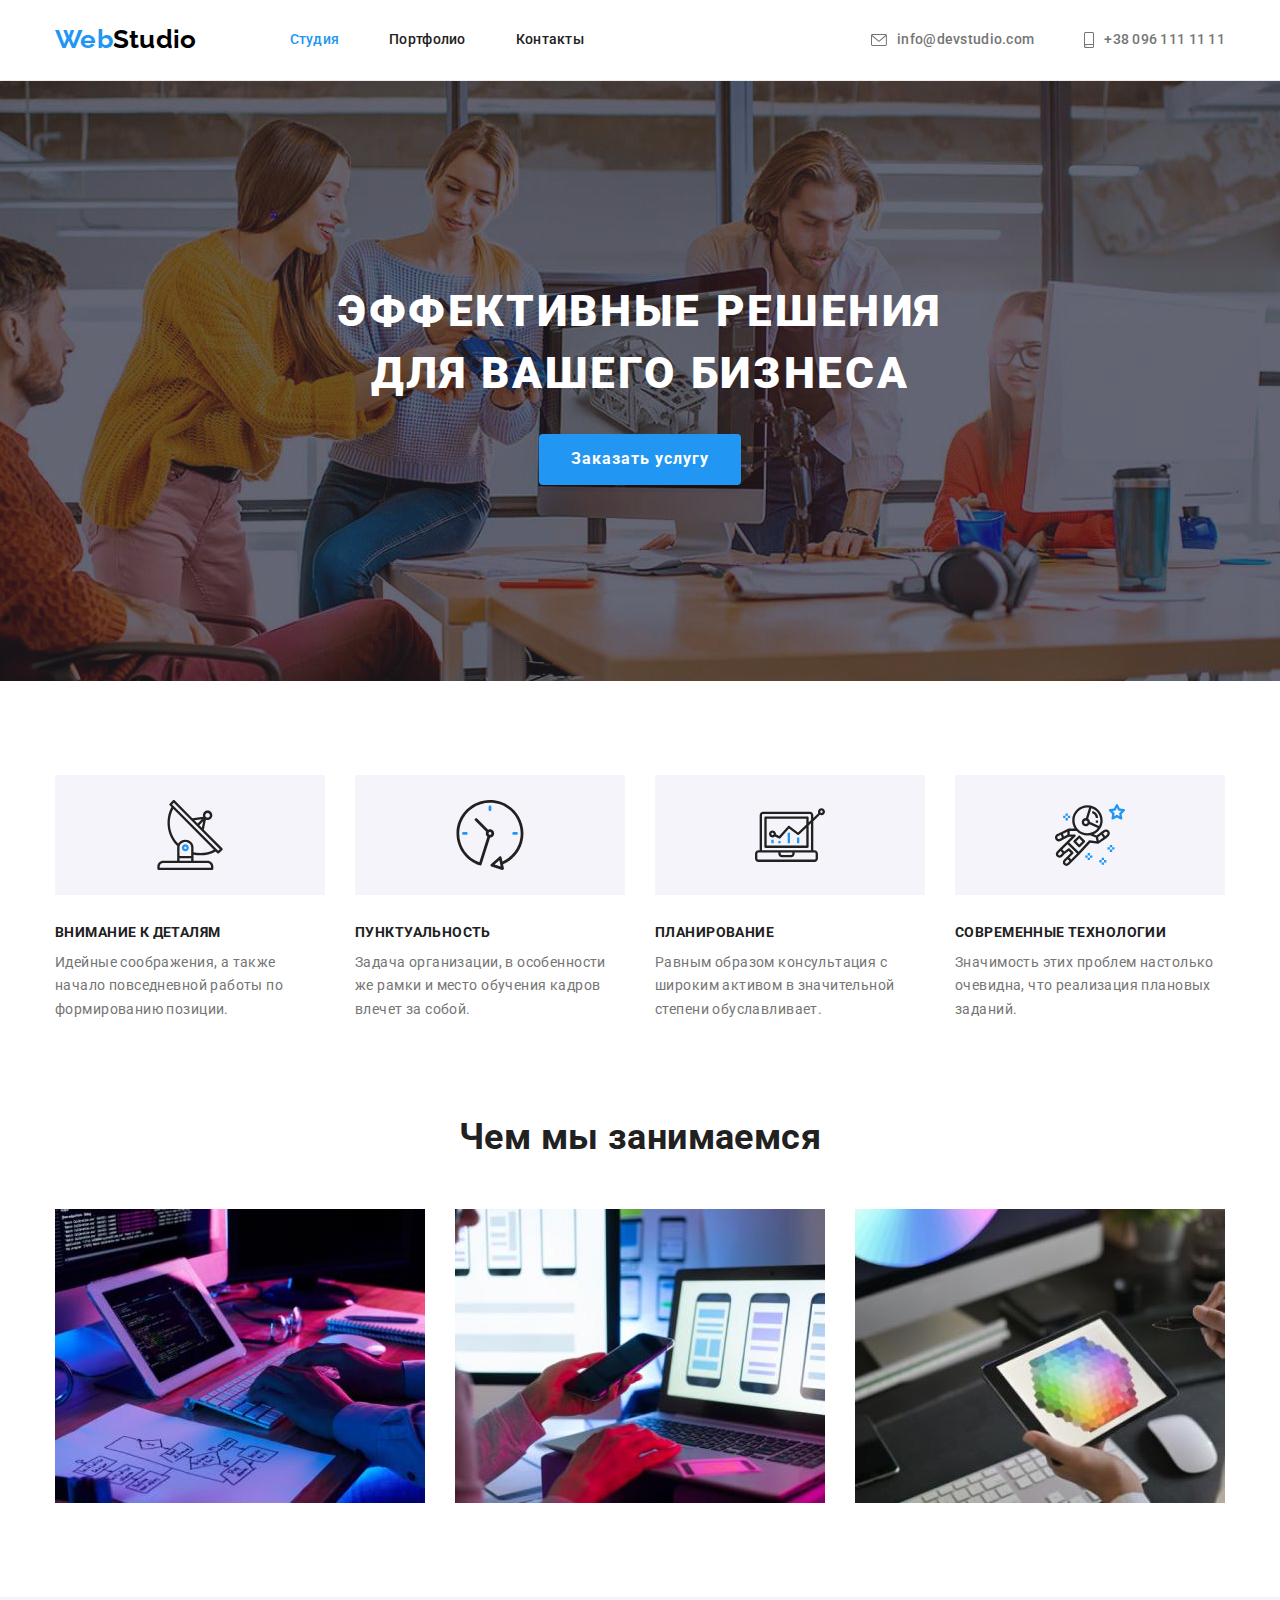
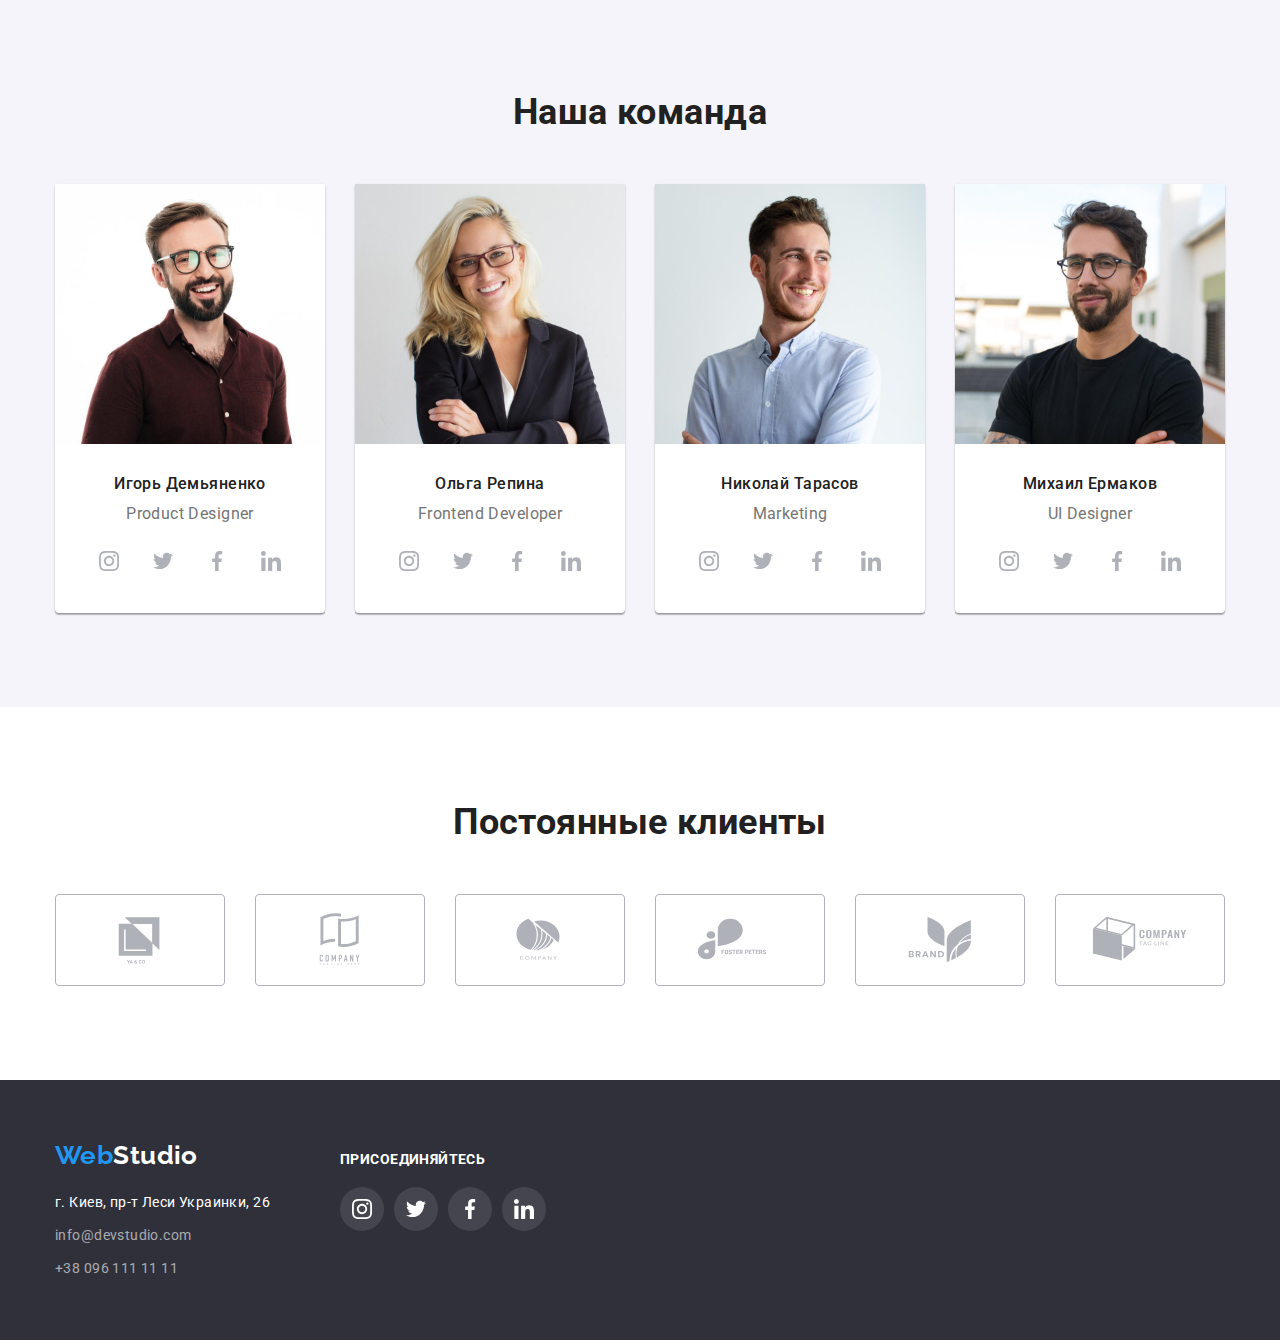
<file: index.html>
<!DOCTYPE html>
<html lang="ru">

<head>
  <meta charset="UTF-8" />
  <meta http-equiv="X-UA-Compatible" content="IE=edge" />
  <meta name="viewport" content="width=device-width, initial-scale=1.0" />
  <title>WebStudio</title>
  <link rel="stylesheet" href="https://cdnjs.cloudflare.com/ajax/libs/modern-normalize/1.1.0/modern-normalize.min.css">
  <link rel="preconnect" href="https://fonts.googleapis.com">
  <link rel="preconnect" href="https://fonts.gstatic.com" crossorigin>
  <link href="https://fonts.googleapis.com/css2?family=Raleway:wght@700&family=Roboto:wght@400;500;700;900&display=swap"
    rel="stylesheet">
  <link rel="stylesheet" href="./css/styles.css">
</head>

<body>
  <header class="header">
    <div class="container">
      <nav class="nav">
        <a class="logo-text" href="./index.html"><span class="logo-text-accent">Web</span>Studio</a>
        <ul class="nav-list list">
          <li class="nav-item current"><a class="nav-link" href="">Студия</a></li>
          <li class="nav-item"><a class="nav-link" href="./portfolio.html">Портфолио</a></li>
          <li class="nav-item"><a class="nav-link" href="">Контакты</a></li>
        </ul>
      </nav>
      <ul class="header-list list">
        <li class="header-item">

          <a class="header-link" href="mailto:info@devstudio.com">
            <svg width="16" height="12" class="header-link-icon">
              <use href="./images/sprite.svg#icon-envelope"></use>
            </svg>
            info@devstudio.com
          </a>
        </li>
        <li class="header-item">
          <a class="header-link" href="tel:+380961111111">
            <svg width="10" height="16" class="header-link-icon">
              <use href="./images/sprite.svg#icon-smartphone"></use>
            </svg>
            +38 096 111 11 11
          </a>
        </li>
      </ul>
    </div>
  </header>

  <main>
    <section class="solution section">
      <div class="container">
        <h1 class="solution-title">Эффективные решения <br> для вашего бизнеса</h1>
        <button type="button" class="solution-button">Заказать услугу</button>
      </div>
    </section>

    <section class="peculiarities section">
      <div class="container">
        <h2 class="peculiarities-title section-title visually-hidden">Особенности</h2>
        <ul class="peculiarities-list list">
          <li class="peculiarities-item">
            <div class="peculiariteies-svg">
              <svg width="70" height="70">
                <use href="./images/sprite.svg#icon-antenna"></use>
              </svg>
            </div>
            <h3 class="peculiarities-item-title">Внимание к деталям</h3>
            <p class="peculiarities-item-text">Идейные соображения, а также начало повседневной работы по формированию
              позиции.</p>
          </li>
          <li class="peculiarities-item">
            <div class="peculiariteies-svg">
              <svg width="70" height="70">
                <use href="./images/sprite.svg#icon-clock"></use>
              </svg>
            </div>
            <h3 class="peculiarities-item-title">Пунктуальность</h3>
            <p class="peculiarities-item-text">Задача организации, в особенности же рамки и место обучения кадров влечет
              за собой.</p>
          </li>
          <li class="peculiarities-item">
            <div class="peculiariteies-svg">
              <svg width="70" height="70">
                <use href="./images/sprite.svg#icon-diagram"></use>
              </svg>
            </div>
            <h3 class="peculiarities-item-title">Планирование</h3>
            <p class="peculiarities-item-text">Равным образом консультация с широким активом в значительной степени
              обуславливает.</p>
          </li>
          <li class="peculiarities-item">
            <div class="peculiariteies-svg">
              <svg width="70" height="70">
                <use href="./images/sprite.svg#icon-astronaut"></use>
              </svg>
            </div>
            <h3 class="peculiarities-item-title">Современные технологии</h3>
            <p class="peculiarities-item-text">Значимость этих проблем настолько очевидна, что реализация плановых
              заданий.</p>
          </li>
        </ul>
      </div>
    </section>

    <section class="we-doing section">
      <div class="container">
        <h2 class="we-doing-title section-title">Чем мы занимаемся</h2>
        <ul class="we-doing-list list">
          <li class="we-doing-item">
            <img src="./images/img1.jpg" alt="программист крупным планом работает за своим столом в офисе" width="370"
              class="we-doing-img">
          </li>
          <li class="we-doing-item">
            <img src="./images/img2.jpg"
              alt="веб-дизайнер пользовательского интерфейса разрабатывает приложения для смартфонов" width="370"
              class="we-doing-img">
          </li>
          <li class="we-doing-item">
            <img src="./images/img3.jpg" alt="веб-дизайнер с рабочим графическим планшетом выбора цвета" width="370"
              class="we-doing-img">
          </li>
        </ul>
      </div>
    </section>

    <section class="team section">
      <div class="container">
        <h2 class="team-title section-title">Наша команда</h2>
        <ul class="team-list list">
          <li class="team-item">
            <img src="./images/img-team-1.jpg" alt="Игорь Демьяненко - Product Designer" width="270"
              class="team-item-photo">
            <h3 class="team-item-title">Игорь Демьяненко</h3>
            <p class="team-text">Product Designer</p>
            <ul class="team-social-list list">
              <li class="team-social-item">
                <a href="" class="team-social-link">
                  <svg class="team-social-icon">
                    <use href="./images/sprite.svg#icon-instagram"></use>
                  </svg>
                </a>
              </li>
              <li class="team-social-item">
                <a href="" class="team-social-link">
                  <svg class="team-social-icon">
                    <use href="./images/sprite.svg#icon-twitter"></use>
                  </svg>
                </a>
              </li>
              <li class="team-social-item">
                <a href="" class="team-social-link">
                  <svg class="team-social-icon">
                    <use href="./images/sprite.svg#icon-facebook"></use>
                  </svg>
                </a>
              </li>
              <li class="team-social-item">
                <a href="" class="team-social-link">
                  <svg class="team-social-icon">
                    <use href="./images/sprite.svg#icon-linkedin"></use>
                  </svg>
                </a>
              </li>
            </ul>
          </li>
          <li class="team-item">
            <img src="./images/img-team-2.jpg" alt="Ольга Репина - Frontend Developer" width="270"
              class="team-item-photo">
            <h3 class="team-item-title">Ольга Репина</h3>
            <p class="team-text">Frontend Developer</p>
            <ul class="team-social-list list">
              <li class="team-social-item">
                <a href="" class="team-social-link">
                  <svg class="team-social-icon">
                    <use href="./images/sprite.svg#icon-instagram"></use>
                  </svg>
                </a>
              </li>
              <li class="team-social-item">
                <a href="" class="team-social-link">
                  <svg class="team-social-icon">
                    <use href="./images/sprite.svg#icon-twitter"></use>
                  </svg>
                </a>
              </li>
              <li class="team-social-item">
                <a href="" class="team-social-link">
                  <svg class="team-social-icon">
                    <use href="./images/sprite.svg#icon-facebook"></use>
                  </svg>
                </a>
              </li>
              <li class="team-social-item">
                <a href="" class="team-social-link">
                  <svg class="team-social-icon">
                    <use href="./images/sprite.svg#icon-linkedin"></use>
                  </svg>
                </a>
              </li>
            </ul>
          </li>
          <li class="team-item">
            <img src="./images/img-team-3.jpg" alt="Николай Тарасов - Marketing" width="270" class="team-item-photo">
            <h3 class="team-item-title">Николай Тарасов</h3>
            <p class="team-text">Marketing</p>
            <ul class="team-social-list list">
              <li class="team-social-item">
                <a href="" class="team-social-link">
                  <svg class="team-social-icon">
                    <use href="./images/sprite.svg#icon-instagram"></use>
                  </svg>
                </a>
              </li>
              <li class="team-social-item">
                <a href="" class="team-social-link">
                  <svg class="team-social-icon">
                    <use href="./images/sprite.svg#icon-twitter"></use>
                  </svg>
                </a>
              </li>
              <li class="team-social-item">
                <a href="" class="team-social-link">
                  <svg class="team-social-icon">
                    <use href="./images/sprite.svg#icon-facebook"></use>
                  </svg>
                </a>
              </li>
              <li class="team-social-item">
                <a href="" class="team-social-link">
                  <svg class="team-social-icon">
                    <use href="./images/sprite.svg#icon-linkedin"></use>
                  </svg>
                </a>
              </li>
            </ul>
          </li>
          <li class="team-item">
            <img src="./images/img-team-4.jpg" alt="Михаил Ермаков - UI Designer" width="270" class="team-item-photo">
            <h3 class="team-item-title">Михаил Ермаков</h3>
            <p class="team-text">UI Designer</p>
            <ul class="team-social-list list">
              <li class="team-social-item">
                <a href="" class="team-social-link">
                  <svg class="team-social-icon">
                    <use href="./images/sprite.svg#icon-instagram"></use>
                  </svg>
                </a>
              </li>
              <li class="team-social-item">
                <a href="" class="team-social-link">
                  <svg class="team-social-icon">
                    <use href="./images/sprite.svg#icon-twitter"></use>
                  </svg>
                </a>
              </li>
              <li class="team-social-item">
                <a href="" class="team-social-link">
                  <svg class="team-social-icon">
                    <use href="./images/sprite.svg#icon-facebook"></use>
                  </svg>
                </a>
              </li>
              <li class="team-social-item">
                <a href="" class="team-social-link">
                  <svg class="team-social-icon">
                    <use href="./images/sprite.svg#icon-linkedin"></use>
                  </svg>
                </a>
              </li>
            </ul>
          </li>
        </ul>
      </div>
    </section>
    <section class="clients section">
      <div class="container">
        <h2 class="clients-title section-title">Постоянные клиенты</h2>
        <ul class="clients-list list">
          <li class="client-item">
            <a href="" class="client-link">
              <svg class="client-logo">
                <use href="./images/sprite.svg#icon-client-1"></use>
              </svg>
            </a>
          </li>
          <li class="client-item">
            <a href="" class="client-link">
              <svg class="client-logo">
                <use href="./images/sprite.svg#icon-client-2"></use>
              </svg>
            </a>
          </li>
          <li class="client-item">
            <a href="" class="client-link">
              <svg class="client-logo">
                <use href="./images/sprite.svg#icon-client-3"></use>
              </svg>
            </a>
          </li>
          <li class="client-item">
            <a href="" class="client-link">
              <svg class="client-logo">
                <use href="./images/sprite.svg#icon-client-4"></use>
              </svg>
            </a>
          </li>
          <li class="client-item">
            <a href="" class="client-link">
              <svg class="client-logo">
                <use href="./images/sprite.svg#icon-client-5"></use>
              </svg>
            </a>
          </li>

          <li class="client-item">
            <a href="" class="client-link">
              <svg class="client-logo">
                <use href="./images/sprite.svg#icon-client-6"></use>
              </svg>
            </a>
          </li>
        </ul>
      </div>
    </section>
  </main>

  <footer class="footer">
    <div class="container">
      <div class="footer-contacts">
        <a class="logo-text" href="./index.html"><span class="logo-text-accent">Web</span>Studio</a>
        <address class="address">
          <ul class="footer-list list">
            <li class="footer-item">
              <a href="https://goo.gl/maps/rhp73uhcGF5isYVVA" target="_blank" rel="noreferrer noopener nofollow"
                class="footer-link address-location">
                г. Киев, пр-т Леси Украинки, 26</a>
            </li>
            <li class="footer-item"><a href="mailto:info@devstudio.com" class="footer-link">info@devstudio.com</a></li>
            <li class="footer-item"><a href="tel:+380961111111" class="footer-link">+38 096 111 11 11</a></li>
          </ul>
        </address>
      </div>
      <div class="join">
        <p class="join-text">присоединяйтесь</p>
        <ul class="join-social-list list">
          <li class="join-social-item">
            <a href="" class="join-social-link">
              <svg class="join-social-icon">
                <use href="./images/sprite.svg#icon-instagram"></use>
              </svg>
            </a>
          </li>
          <li class="join-social-item">
            <a href="" class="join-social-link">
              <svg class="join-social-icon">
                <use href="./images/sprite.svg#icon-twitter"></use>
              </svg>
            </a>
          </li>
          <li class="join-social-item">
            <a href="" class="join-social-link">
              <svg class="join-social-icon">
                <use href="./images/sprite.svg#icon-facebook"></use>
              </svg>
            </a>
          </li>
          <li class="join-social-item">
            <a href="" class="join-social-link">
              <svg class="join-social-icon">
                <use href="./images/sprite.svg#icon-linkedin"></use>
              </svg>
            </a>
          </li>
        </ul>
      </div>
    </div>
  </footer>
</body>

</html>
</file>
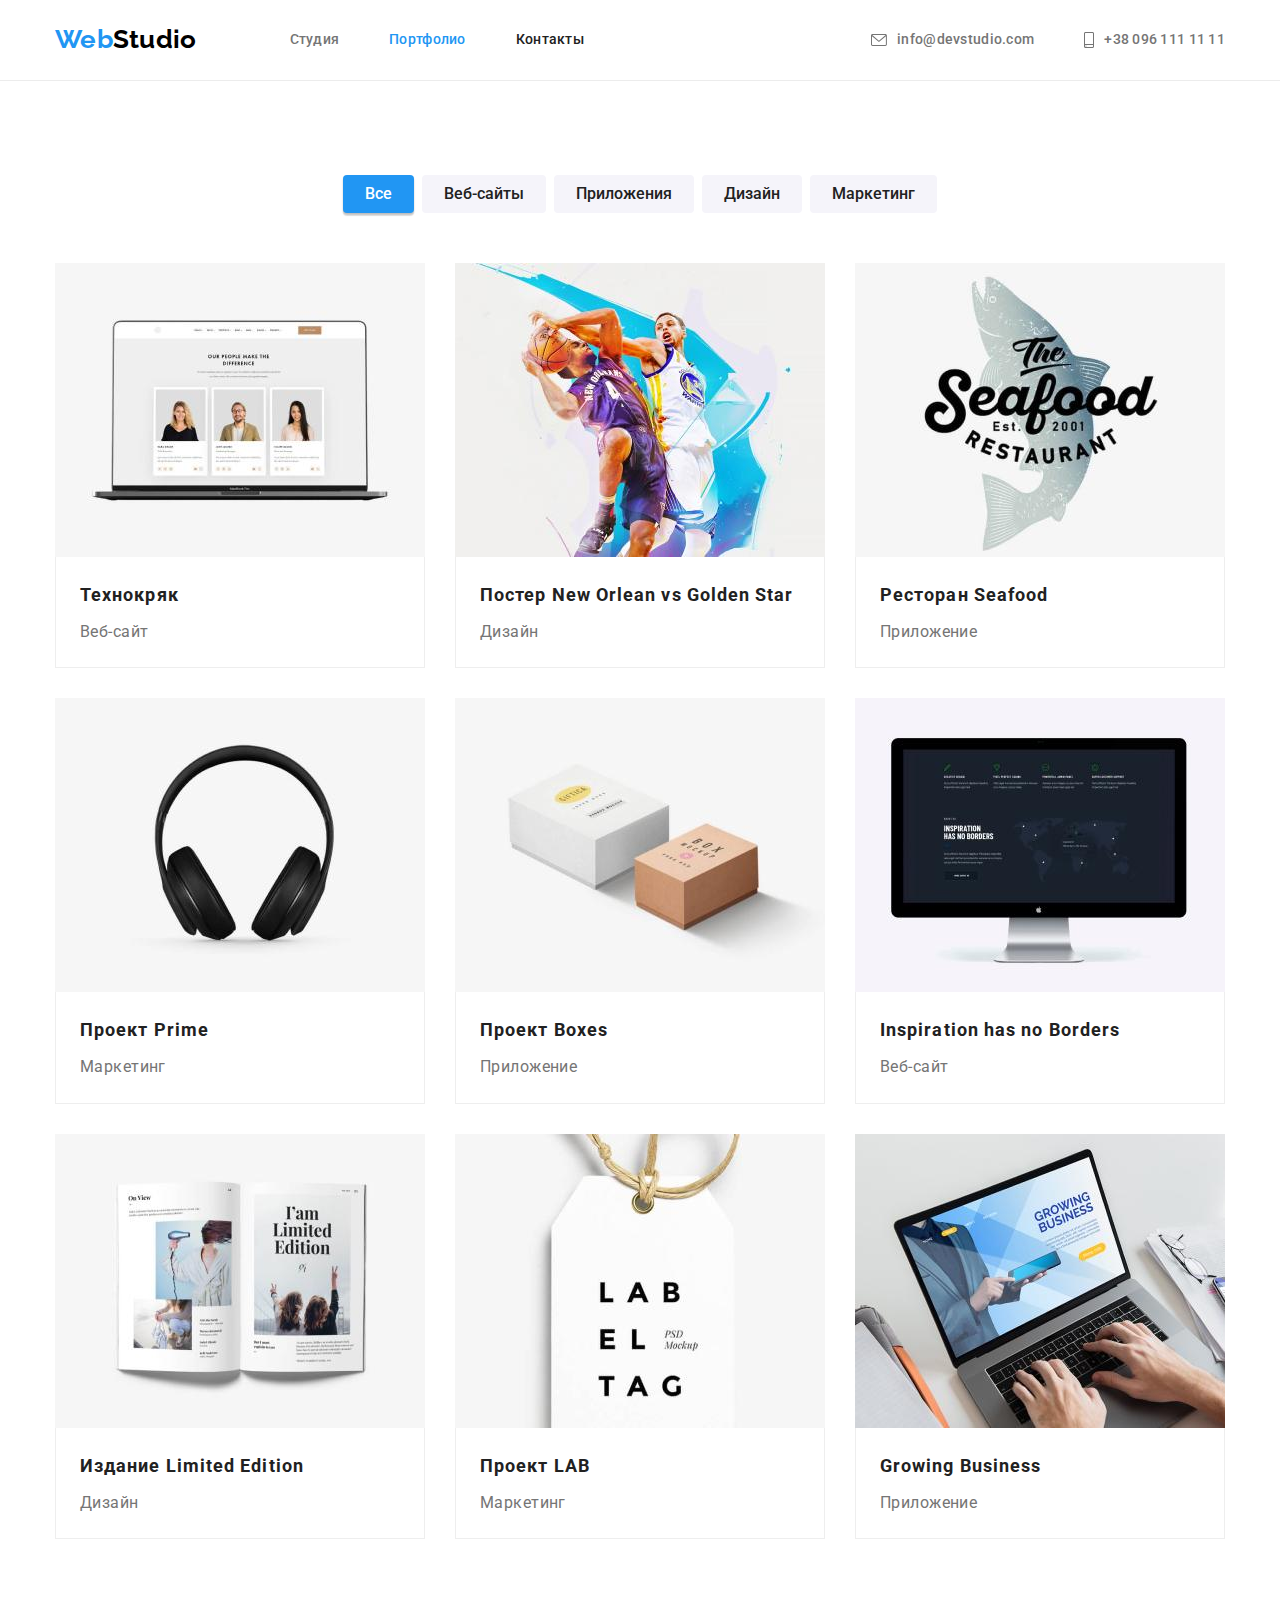
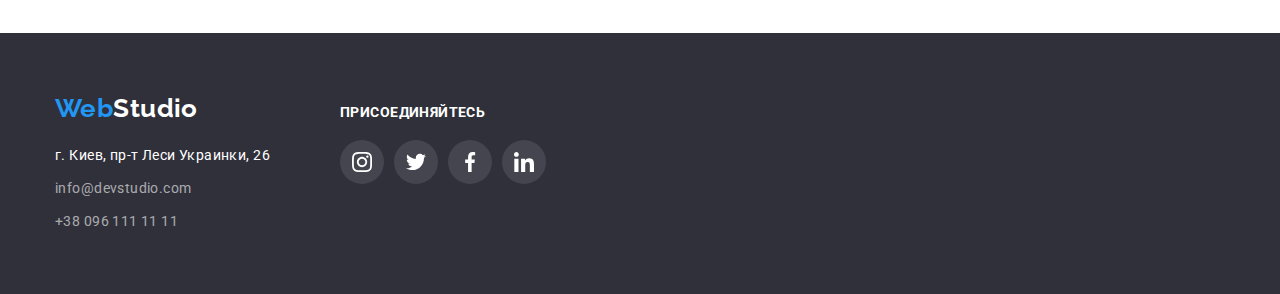
<file: portfolio.html>
<!DOCTYPE html>
<html lang="ru">

<head>
  <meta charset="UTF-8" />
  <meta http-equiv="X-UA-Compatible" content="IE=edge" />
  <meta name="viewport" content="width=device-width, initial-scale=1.0" />
  <title>WebStudio portfolio</title>
  <link rel="stylesheet" href="https://cdnjs.cloudflare.com/ajax/libs/modern-normalize/1.1.0/modern-normalize.min.css">
  <link rel="preconnect" href="https://fonts.googleapis.com">
  <link rel="preconnect" href="https://fonts.gstatic.com" crossorigin>
  <link href="https://fonts.googleapis.com/css2?family=Raleway:wght@700&family=Roboto:wght@400;500;700;900&display=swap"
    rel="stylesheet">
  <link rel="stylesheet" href="./css/styles.css">
</head>

<body>
  <header class="header">
    <div class="container">
      <nav class="nav">
        <a class="logo-text" href="./index.html"><span class="logo-text-accent">Web</span>Studio</a>
        <ul class="nav-list list">
          <li class="nav-item"><a class="nav-link" href="./index.html">Студия</a></li>
          <li class="nav-item current"><a class="nav-link" href="">Портфолио</a></li>
          <li class="nav-item"><a class="nav-link" href="">Контакты</a></li>
        </ul>
      </nav>
      <ul class="header-list list">
        <li class="header-item">

          <a class="header-link" href="mailto:info@devstudio.com">
            <svg width="16" height="12" class="header-link-icon">
              <use href="./images/sprite.svg#icon-envelope"></use>
            </svg>
            info@devstudio.com
          </a>
        </li>
        <li class="header-item">
          <a class="header-link" href="tel:+380961111111">
            <svg width="10" height="16" class="header-link-icon">
              <use href="./images/sprite.svg#icon-smartphone"></use>
            </svg>
            +38 096 111 11 11
          </a>
        </li>
      </ul>
    </div>
  </header>

  <main>
    <section class="portfolio section">
      <div class="container">
        <h1 class="portfilio-title visually-hidden">Портфолио</h1>
        <ul class="projects-filter-list list">
          <li class="projects-filter-item active"><button type="button" class="portfolio-filter-btn">Все</button></li>
          <li class="projects-filter-item"><button type="button" class="portfolio-filter-btn">Веб-сайты</button></li>
          <li class="projects-filter-item"><button type="button" class="portfolio-filter-btn">Приложения</button></li>
          <li class="projects-filter-item"><button type="button" class="portfolio-filter-btn">Дизайн</button></li>
          <li class="projects-filter-item"><button type="button" class="portfolio-filter-btn">Маркетинг</button></li>
        </ul>
        <ul class="projects-list list">
          <li class="project-item">
            <a href="" class="project-link">
              <img src="./images/img-project-01.jpg" alt="Технокряк" width="370" class="project-item-img">
              <div class="project-description">
                <h2 class="project-item-title">Технокряк</h2>
                <p class="project-item-type">Веб-сайт</p>
              </div>
            </a>
          </li>
          <li class="project-item">
            <a href="" class="project-link">
              <img src="./images/img-project-02.jpg" alt="Постер New Orlean vs Golden Star" width="370"
                class="project-item-img">
              <div class="project-description">
                <h2 class="project-item-title">Постер New Orlean vs Golden Star</h2>
                <p class="project-item-type">Дизайн</p>
              </div>
            </a>
          </li>
          <li class="project-item">
            <a href="" class="project-link">
              <img src="./images/img-project-03.jpg" alt="Ресторан Seafood" width="370" class="project-item-img">
              <div class="project-description">
                <h2 class="project-item-title">Ресторан Seafood</h2>
                <p class="project-item-type">Приложение</p>
              </div>
            </a>
          </li>
          <li class="project-item">
            <a href="" class="project-link">
              <img src="./images/img-project-04.jpg" alt="Проект Prime" width="370" class="project-item-img">
              <div class="project-description">
                <h2 class="project-item-title">Проект Prime</h2>
                <p class="project-item-type">Маркетинг</p>
              </div>
            </a>
          </li>
          <li class="project-item">
            <a href="" class="project-link">
              <img src="./images/img-project-05.jpg" alt="Проект Boxes" width="370" class="project-item-img">
              <div class="project-description">
                <h2 class="project-item-title">Проект Boxes</h2>
                <p class="project-item-type">Приложение</p>
              </div>
            </a>
          </li>
          <li class="project-item">
            <a href="" class="project-link">
              <img src="./images/img-project-06.jpg" alt="Inspiration has no Borders" width="370"
                class="project-item-img">
              <div class="project-description">
                <h2 class="project-item-title">Inspiration has no Borders</h2>
                <p class="project-item-type">Веб-сайт</p>
              </div>
            </a>
          </li>
          <li class="project-item">
            <a href="" class="project-link">
              <img src="./images/img-project-07.jpg" alt="Издание Limited Edition" width="370" class="project-item-img">
              <div class="project-description">
                <h2 class="project-item-title">Издание Limited Edition</h2>
                <p class="project-item-type">Дизайн</p>
              </div>
            </a>
          </li>
          <li class="project-item">
            <a href="" class="project-link">
              <img src="./images/img-project-08.jpg" alt="Проект LAB" width="370" class="project-item-img">
              <div class="project-description">
                <h2 class="project-item-title">Проект LAB</h2>
                <p class="project-item-type">Маркетинг</p>
              </div>
            </a>
          </li>
          <li class="project-item">
            <a href="" class="project-link">
              <img src="./images/img-project-09.jpg" alt="Growing Business" width="370" class="project-item-img">
              <div class="project-description">
                <h2 class="project-item-title">Growing Business</h2>
                <p class="project-item-type">Приложение</p>
              </div>
            </a>
          </li>
        </ul>
      </div>
    </section>
  </main>

  <footer class="footer">
    <div class="container">
      <div class="footer-contacts">
        <a class="logo-text" href="./index.html"><span class="logo-text-accent">Web</span>Studio</a>
        <address class="address">
          <ul class="footer-list list">
            <li class="footer-item">
              <a href="https://goo.gl/maps/rhp73uhcGF5isYVVA" target="_blank" rel="noreferrer noopener nofollow"
                class="footer-link address-location">
                г. Киев, пр-т Леси Украинки, 26</a>
            </li>
            <li class="footer-item"><a href="mailto:info@devstudio.com" class="footer-link">info@devstudio.com</a></li>
            <li class="footer-item"><a href="tel:+380961111111" class="footer-link">+38 096 111 11 11</a></li>
          </ul>
        </address>
      </div>
      <div class="join">
        <p class="join-text">присоединяйтесь</p>
        <ul class="join-social-list list">
          <li class="join-social-item">
            <a href="" class="join-social-link">
              <svg class="join-social-icon">
                <use href="./images/sprite.svg#icon-instagram"></use>
              </svg>
            </a>
          </li>
          <li class="join-social-item">
            <a href="" class="join-social-link">
              <svg class="join-social-icon">
                <use href="./images/sprite.svg#icon-twitter"></use>
              </svg>
            </a>
          </li>
          <li class="join-social-item">
            <a href="" class="join-social-link">
              <svg class="join-social-icon">
                <use href="./images/sprite.svg#icon-facebook"></use>
              </svg>
            </a>
          </li>
          <li class="join-social-item">
            <a href="" class="join-social-link">
              <svg class="join-social-icon">
                <use href="./images/sprite.svg#icon-linkedin"></use>
              </svg>
            </a>
          </li>
        </ul>
      </div>
    </div>
  </footer>
</body>

</html>
</file>
<file: css/styles.css>
:root {
  --primary-text-color: #757575;
  --title-text-color: #212121;
  --accent-color: #2196f3;
  --secondary-accent-color: #188ce8;
  --primary-white-color: #ffffff;
  --primary-black-color: #000000;
  --secondary-white-color: rgba(255, 255, 255, 0.6);
  --section-bg-color: #f5f4fa;
  --solution-bg-color: #c4c4c4;
  --footer-bg-color: #2f303a;
  --border-color: #ececec;
  --border-color-portfolio: #eeeeee;
  --svg-icon-color: #afb1b8;
  background-color: var(--accent-color);
}

.visually-hidden {
  position: absolute;
  width: 1px;
  height: 1px;
  margin: -1px;
  border: 0;
  padding: 0;
  white-space: nowrap;
  clip-path: inset(100%);
  clip: rect(0 0 0 0);
  overflow: hidden;
}

h1,
h2,
h3,
h4,
h5,
h6,
p {
  margin: 0;
  padding: 0;
}

img {
  display: block;
  min-width: 100%;
  height: auto;
}

body {
  background-color: #e5e5e5;
  font-family: 'Roboto', sans-serif;
  font-size: 14px;
  letter-spacing: 0.03em;
  color: var(--primary-text-color);
}

main {
  background-color: var(--primary-white-color);
}

.list {
  list-style: none;
  margin: 0;
  padding: 0;
}

.container {
  width: 1200px;
  padding-left: 15px;
  padding-right: 15px;
  margin: 0 auto;
}

.section {
  padding-top: 94px;
  padding-bottom: 94px;
}

.peculiarities.section {
  padding-bottom: 47px;
}

.we-doing.section {
  padding-top: 47px;
}

.section-title {
  font-weight: 700;
  font-size: 36px;
  line-height: 1.2;
  text-align: center;
  color: var(--title-text-color);
  margin-bottom: 50px;
}

/* logo */
.logo-text {
  font-family: 'Raleway', sans-serif;
  font-weight: 700;
  font-size: 26px;
  line-height: 1.2;
  text-decoration: none;
}

.logo-text-accent {
  color: var(--accent-color);
}

.header .logo-text {
  color: var(--primary-black-color);
  padding-top: 24px;
  padding-bottom: 25px;
  margin-right: 93px;
}

.footer .logo-text {
  color: var(--primary-white-color);
}

/* header */
.header {
  background-color: var(--primary-white-color);
  border-bottom: 1px solid var(--border-color);
  font-weight: 500;
  line-height: 1.1;
  letter-spacing: 0.02em;
}

.header .container {
  display: flex;
  align-items: center;
}

.header-list {
  display: flex;
  margin-left: auto;
}

.header-item+.header-item {
  margin-left: 50px;
}

.header-link {
  display: flex;
  color: inherit;
  text-decoration: none;
  padding: 32px 0;
  align-items: center;
}

.header-link-icon {
  fill: currentColor;
  margin-right: 10px;
}

.header-link:hover,
.header-link:focus {
  color: var(--accent-color);
}

/* header nav */
.nav {
  display: flex;
}

.nav-list {
  display: flex;
  text-transform: capitalize;
}

.nav-item+.nav-item {
  color: var(--title-text-color);
  margin-left: 50px;
}

.nav-link {
  display: block;
  color: inherit;
  text-decoration: none;
  padding: 32px 0;
}

.nav-link:hover,
.nav-link:focus {
  color: var(--accent-color);
}

.current .nav-link {
  color: var(--accent-color);
}

/* main */

/* section solution */
.solution {
  padding: 200px 0;
  text-align: center;
  max-width: 1600px;
  height: 600px;
  margin-left: auto;
  margin-right: auto;
  background-color: var(--solution-bg-color);
  background-image: linear-gradient(to right, rgba(47, 48, 58, 0.4), rgba(47, 48, 58, 0.4)),
    url(../images/img-solution.jpg);
  background-repeat: no-repeat;
  background-size: cover;
  background-position: center;
}

.solution-title {
  font-weight: 900;
  font-size: 44px;
  line-height: 1.4;
  text-align: center;
  letter-spacing: 0.06em;
  text-transform: uppercase;
  color: var(--primary-white-color);
  margin-bottom: 30px;
}

.solution-button {
  background: var(--accent-color);
  box-shadow: 0px 4px 4px rgba(0, 0, 0, 0.15);
  border-radius: 4px;
  cursor: pointer;
  font-weight: 700;
  font-size: 16px;
  line-height: 1.9;
  display: inline-block;
  text-align: center;
  padding: 10px 32px;
  letter-spacing: 0.06em;
  color: var(--primary-white-color);
  border: none;
}

.solution-button:hover,
.solution-button:focus {
  background: var(--secondary-accent-color);
}

/* section peculiarities */
.peculiarities {
  line-height: 1.7;
}

.peculiarities-list {
  display: flex;
}

.peculiarities-item {
  width: 270px;
}

.peculiariteies-svg {
  display: flex;
  align-items: center;
  justify-content: center;
  height: 120px;
  margin-bottom: 30px;
  background-color: var(--section-bg-color);
}

.peculiarities-item+.peculiarities-item {
  margin-left: 30px;
}

.peculiarities-item-title {
  margin-bottom: 10px;
  font-weight: 700;
  font-size: inherit;
  line-height: 1.1;
  text-transform: uppercase;
  color: var(--title-text-color);
}

/* section we-doing */

.we-doing-list {
  display: flex;
}

.we-doing-item+.we-doing-item {
  margin-left: 30px;
}

/* section team */
.team {
  font-size: 16px;
  line-height: 1.2;
  background-color: var(--section-bg-color);
}

.team-list {
  display: flex;
}

.team-item {
  background-color: var(--primary-white-color);
  box-shadow: 0px 1px 3px rgb(0 0 0 / 12%), 0px 1px 1px rgb(0 0 0 / 14%),
    0px 2px 1px rgb(0 0 0 / 20%);
  border-radius: 0px 0px 4px 4px;
  width: 270px;
}

.team-item+.team-item {
  margin-left: 30px;
}

.team-item-title {
  margin-bottom: 10px;
  font-size: inherit;
  line-height: inherit;
  font-weight: 500;
  text-align: center;
  color: var(--title-text-color);
}

.team-text {
  text-align: center;
  margin-bottom: 16px;
}

.team-item-photo {
  margin-bottom: 30px;
  display: block;
  min-width: 100%;
  height: auto;
}

.team-social-list {
  display: flex;
  justify-content: center;
  align-items: center;
  margin-bottom: 30px;
}

.team-social-item {
  width: 44px;
  height: 44px;
  display: flex;
  justify-content: center;
  align-items: center;
}

.team-social-item+.team-social-item {
  margin-left: 10px;
}

.team-social-link {
  display: flex;
  justify-content: center;
  align-items: center;
  width: 100%;
  height: 100%;
  color: var(--svg-icon-color);
  border-radius: 50%;

}

.team-social-link:hover,
.team-social-link:focus {
  background-color: var(--accent-color);
  color: var(--primary-white-color);
}

.team-social-icon {
  fill: currentColor;
  width: 20px;
  height: 20px;
}

/* section clients */

.clients-list {
  display: flex;
  justify-content: center;
}

.client-item {
  display: flex;
  width: 170px;
  height: 92px;
}

.client-item+.client-item {
  margin-left: 30px;
}

.client-link {
  display: flex;
  justify-content: center;
  align-items: center;
  border: 1px solid var(--svg-icon-color);
  border-radius: 4px;
  width: 100%;
  height: 100%;
  color: var(--svg-icon-color);
}

.client-link:hover,
.client-link:focus {
  border-color: var(--accent-color);
  color: var(--accent-color);
}

.client-logo {
  width: 106px;
  height: 60px;
  fill: currentColor;
}

/* section portfolio projects */

.projects-filter-list {
  font-weight: 500;
  font-size: 16px;
  line-height: 1.6;
  color: var(--title-text-color);
  display: flex;
  justify-content: center;
  margin-bottom: 50px;
}

.projects-filter-item:not(:first-child) {
  margin-left: 8px;
}

.projects-filter-item.active>.portfolio-filter-btn,
.portfolio-filter-btn:hover,
.portfolio-filter-btn:focus {
  color: var(--primary-white-color);
  background-color: var(--accent-color);
  box-shadow: 0px 3px 1px rgba(0, 0, 0, 0.1), 0px 1px 2px rgba(0, 0, 0, 0.08),
    0px 2px 2px rgba(0, 0, 0, 0.12);
}

.portfolio-filter-btn {
  font-family: inherit;
  cursor: pointer;
  text-align: center;
  background-color: var(--section-bg-color);
  font-weight: inherit;
  font-size: inherit;
  line-height: inherit;
  color: inherit;
  border-style: none;
  padding: 6px 22px;
  border-radius: 4px;
}

.projects-list {
  font-size: 16px;
  line-height: 1.9;
  display: flex;
  flex-wrap: wrap;
}

.projects-list :nth-child(3n + 1) {
  margin-left: 0;
}

.projects-list> :nth-last-child(-n + 3) {
  margin-bottom: 0;
}

.project-item {
  display: flex;
  margin-left: 30px;
  margin-bottom: 30px;
  flex-basis: calc((100% - 60px) / 3);
}

.project-link {
  /*display: block;*/
  text-decoration: none;
  color: inherit;
}

.project-link:hover,
.project-link:focus {
  box-shadow: 0px 1px 1px rgba(0, 0, 0, 0.12), 0px 4px 4px rgba(0, 0, 0, 0.06), 1px 4px 6px rgba(0, 0, 0, 0.16);
}

.project-description {
  padding: 20px 24px;
  border: 1px solid var(--border-color-portfolio);
  border-top: none;
}

.project-item-title {
  margin-bottom: 4px;
  font-weight: 700;
  font-size: 18px;
  line-height: 2;
  letter-spacing: 0.06em;
  color: var(--title-text-color);
}

/* footer */
.footer {
  background-color: var(--footer-bg-color);
  padding: 60px 0;
}

.footer .logo-text {
  display: block;
  margin-bottom: 20px;
}

.footer .address {
  font-style: normal;
}

.footer-list {
  line-height: 1.7;
  color: var(--secondary-white-color);
}

.footer-item+.footer-item {
  margin-top: 9px;
}

.footer-link {
  color: inherit;
  text-decoration: none;
}

.footer-link:hover,
.footer-link:focus {
  color: var(--accent-color);
}

.address-location {
  color: var(--primary-white-color);
}

.footer>.container {
  display: flex;
  align-items: baseline;
}

.join {
  margin-left: 70px;
}

.join-text {
  font-weight: 700;
  margin-bottom: 20px;
  line-height: 1.1;
  letter-spacing: 0.03em;
  text-transform: uppercase;
  color: var(--primary-white-color);
}

.join-social-list {
  display: flex;
}

.join-social-item {
  width: 44px;
  height: 44px;
  display: flex;
  border-radius: 50%
}

.join-social-item+.join-social-item {
  margin-left: 10px;
}

.join-social-link {
  display: flex;
  justify-content: center;
  align-items: center;
  width: 100%;
  height: 100%;
  background-color: rgba(255, 255, 255, 0.1);
  border-radius: 50%;
  color: var(--primary-white-color);
}

.join-social-link:hover,
.join-social-link:focus {
  background-color: var(--accent-color);
}

.join-social-icon {
  fill: currentColor;
  width: 20px;
  height: 20px;
}
</file>
